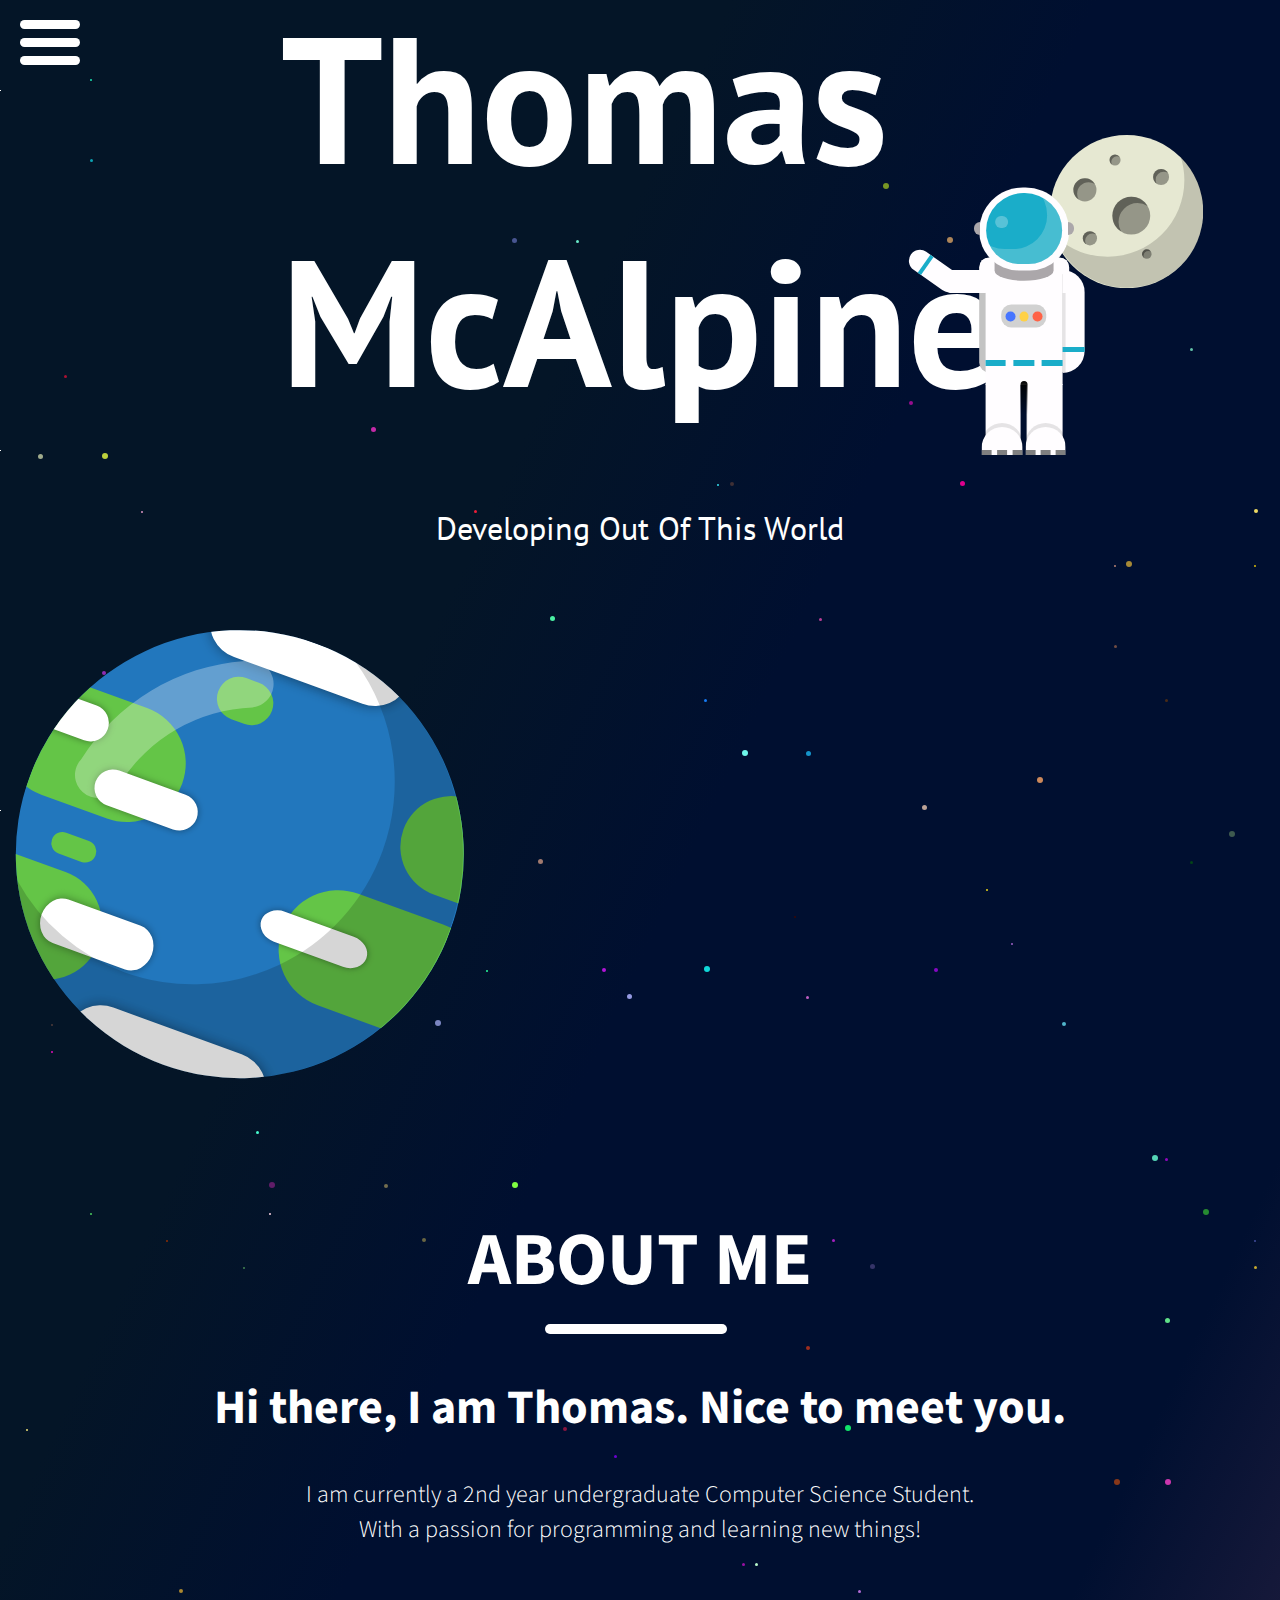
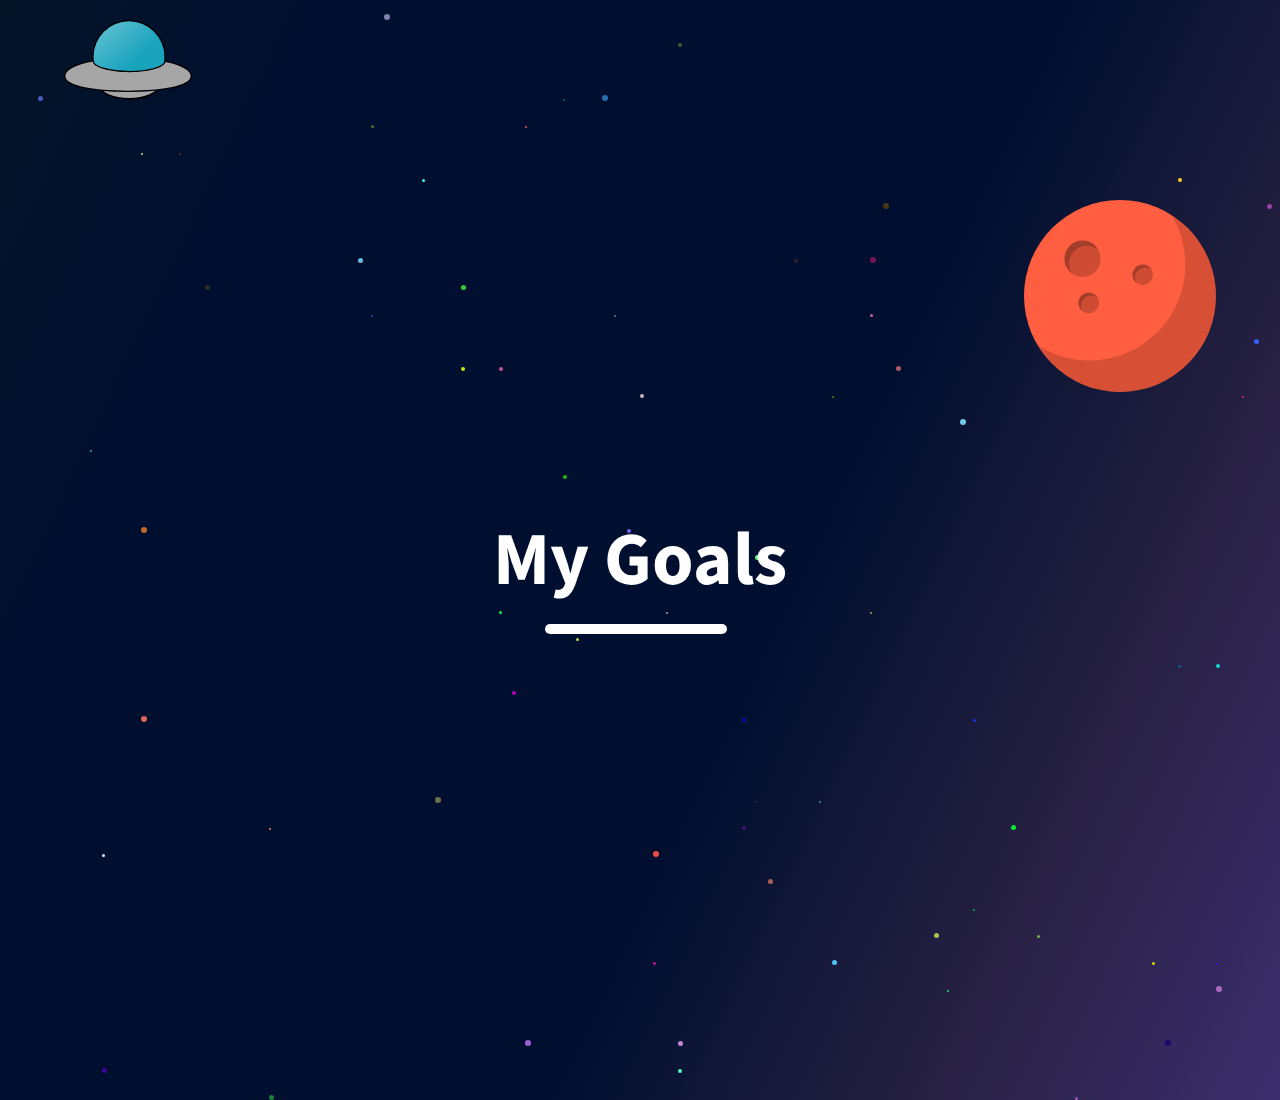
<file: index.html>
<!DOCTYPE html>
<html lang="en">

<head>

    <script src="https://ajax.googleapis.com/ajax/libs/jquery/3.3.1/jquery.min.js"></script>
    <!-- <script src="https://ajax.googleapis.com/ajax/libs/jquery/3.3.1/jquery.min.js"></script> -->
    <!-- <script src="https://cdnjs.cloudflare.com/ajax/libs/gsap/2.0.2/TweenMax.min.js"></script> -->
    <meta charset="UTF-8">
    <meta name="viewport" content="width=device-width, initial-scale=1.0">
    <meta http-equiv="X-UA-Compatible" content="ie=edge">
    <link rel="stylesheet" href="styles/space.css">
    <link rel="stylesheet" href="styles/about-screen.css">
    <link rel="stylesheet" href="styles/options.css">
    <link rel="stylesheet" href="styles/planets.css">
    <link rel="stylesheet" href="styles/astronaut.css">
    <link rel="stylesheet" href="styles/grid.css">
    <link rel="stylesheet" href="styles/title-screen.css">
    <link rel="stylesheet" href="styles/hamburger.css">
    <link rel="stylesheet" href="styles/goals-screen.css">
    <title>Thomas McAlpine</title>
    <link rel="shortcut icon" href="SVG/logo.png" />
</head>

<body>
    <div id="main-background">
        <div id="space">
            <!--this is where star divs are created-->
        </div>
    </div>

    <div id="hamburger">
        <div id="nav-icon2">
            <span></span>
            <span></span>
            <span></span>
            <span></span>
            <span></span>
            <span></span>
        </div>
        <div class="options-list">
            <div class="option" id="option-one">
                <a href="#main">Home</a>
            </div>
            <div class="option" id="option-two">
                <a href="#about">About Me</a>
            </div>
            <div class="option" id="option-three">
                <a href="#goals">My Goals</a>
            </div>
            <div class="option" id="option-four">
                <a href="#contact">Contact Me</a>
            </div>
        </div>
    </div>
    <div id="main">

        <div class="landing-text center">
            <div class="name-heading">
                <h1>
                    <span class="first-name">Thomas</span>
                    <br>
                    <span class="last-name">McAlpine</span>
                </h1>
            </div>
            <div class="sologan">
                Developing Out Of This World
            </div>
        </div>

        <!-- Astronaut -->
        <div class="astronaut one">
            <div class="head">
                <div class="antena-right"></div>
                <div class="antena-left"></div>
                <div class="visor">
                    <div class="glare"></div>
                </div>
            </div>
            <div class="neck"></div>
            <div class="body">
                <div class="left-arm">
                    <div class="left-arm-one"></div>
                    <div class="left-arm-two">
                        <div class="hoop"></div>
                    </div>
                </div>
                <div class="right-arm">
                    <div class="shadow"></div>
                    <div class="hoop"></div>
                </div>
                <div class="panel">
                    <div class="dot dot1"></div>
                    <div class="dot dot2"></div>
                    <div class="dot dot3"></div>
                </div>
                <div class="belt">
                    <div class="loop1"></div>
                    <div class="loop2"></div>
                    <div class="loop3"></div>
                </div>
            </div>
            <div class="backpack"></div>
            <div class="legs">
                <div class="thigh-gap"></div>
                <div class="left-leg">
                    <div class="left-boot"></div>
                </div>
                <div class="right-leg">
                    <div class="right-boot"></div>
                </div>
            </div>
        </div>
        <!-- Mars -->
        <!-- class="svg-mars" viewBox="0 0 315 315" -->
        <div class="svg-mars">
            <svg class="svg-image" xmlns="http://www.w3.org/2000/svg" width="182.56769mm" height="182.54509mm" viewBox="0 0 182.56769 182.54509">
                <g transform="translate(-10.852905 .3602829)">
                    <circle cx="102.12545" cy="90.912262" r="91.272545" fill="#ff5f40" />
                    <g fill-opacity=".19607843">
                        <ellipse ry="17.386906" rx="17.197918" cy="55.473213" cx="66.523804" />
                        <path d="M66.41655 38.068218a17.197918 17.386905 0 0 0-17.197916 17.387051 17.197918 17.386905 0 0 0 6.927744 13.920081 17.197918 17.386905 0 0 1-2.451013-8.909018 17.197918 17.386905 0 0 1 17.197917-17.386535 17.197918 17.386905 0 0 1 10.270172 3.466973 17.197918 17.386905 0 0 0-14.746904-8.478552z" />
                    </g>
                    <g transform="matrix(.56728 0 0 .56728 85.985285 39.285343)" fill-opacity=".19607843">
                        <ellipse ry="17.386906" rx="17.197918" cy="55.473213" cx="66.523804" />
                        <path d="M66.41655 38.068218a17.197918 17.386905 0 0 0-17.197916 17.387051 17.197918 17.386905 0 0 0 6.927744 13.920081 17.197918 17.386905 0 0 1-2.451013-8.909018 17.197918 17.386905 0 0 1 17.197917-17.386535 17.197918 17.386905 0 0 1 10.270172 3.466973 17.197918 17.386905 0 0 0-14.746904-8.478552z" />
                    </g>
                    <g transform="translate(34.310927 65.722566) scale(.57276)" fill-opacity=".19607843">
                        <ellipse ry="17.386906" rx="17.197918" cy="55.473213" cx="66.523804" />
                        <path d="M66.41655 38.068218a17.197918 17.386905 0 0 0-17.197916 17.387051 17.197918 17.386905 0 0 0 6.927744 13.920081 17.197918 17.386905 0 0 1-2.451013-8.909018 17.197918 17.386905 0 0 1 17.197917-17.386535 17.197918 17.386905 0 0 1 10.270172 3.466973 17.197918 17.386905 0 0 0-14.746904-8.478552z" />
                    </g>
                    <path d="M151.16685 13.939935a91.272544 91.272544 0 0 1 13.14959 47.01418 91.272544 91.272544 0 0 1-91.272469 91.272465 91.272544 91.272544 0 0 1-49.018712-14.3986 91.272544 91.272544 0 0 0 78.122881 44.25879 91.272544 91.272544 0 0 0 91.27246-91.272971 91.272544 91.272544 0 0 0-42.25375-76.873864z"
                        fill-opacity=".15686275" />
                </g>
            </svg>
        </div>

        <!-- Moon -->
        <div class="moon">
            <svg class="svg-image" xmlns="http://www.w3.org/2000/svg" width="117.86253mm" height="117.59859mm" viewBox="0 0 117.86253 117.59859">
                <g transform="translate(-39.021343 -21.445118)">
                    <circle cx="97.820641" cy="80.244415" r="58.799297" fill="#e6e8d2" />
                    <g transform="translate(-7.6057873 5.3857572) scale(.86225)" fill-opacity=".35294118">
                        <circle r="10.289876" cy="67.415482" cx="85.125336" />
                        <path d="M85.156574 57.125708a10.289876 10.289876 0 0 0-10.290326 10.289813 10.289876 10.289876 0 0 0 4.760431 8.664585 10.289876 10.289876 0 0 1-1.41955-5.190379 10.289876 10.289876 0 0 1 10.290328-10.289812 10.289876 10.289876 0 0 1 5.529376 1.625224 10.289876 10.289876 0 0 0-8.870259-5.099431z" />
                    </g>
                    <g transform="matrix(1.41324 0 0 1.41324 -18.910777 -11.925584)" fill-opacity=".35294118">
                        <circle r="10.289876" cy="67.415482" cx="85.125336" />
                        <path d="M85.156574 57.125708a10.289876 10.289876 0 0 0-10.290326 10.289813 10.289876 10.289876 0 0 0 4.760431 8.664585 10.289876 10.289876 0 0 1-1.41955-5.190379 10.289876 10.289876 0 0 1 10.290328-10.289812 10.289876 10.289876 0 0 1 5.529376 1.625224 10.289876 10.289876 0 0 0-8.870259-5.099431z" />
                    </g>
                    <g transform="matrix(.53166 0 0 .53166 24.384676 64.893984)" fill-opacity=".35294118">
                        <circle r="10.289876" cy="67.415482" cx="85.125336" />
                        <path d="M85.156574 57.125708a10.289876 10.289876 0 0 0-10.290326 10.289813 10.289876 10.289876 0 0 0 4.760431 8.664585 10.289876 10.289876 0 0 1-1.41955-5.190379 10.289876 10.289876 0 0 1 10.290328-10.289812 10.289876 10.289876 0 0 1 5.529376 1.625224 10.289876 10.289876 0 0 0-8.870259-5.099431z" />
                    </g>
                    <g transform="matrix(.41227 0 0 .41227 53.823866 12.843942)" fill-opacity=".35294118">
                        <circle r="10.289876" cy="67.415482" cx="85.125336" />
                        <path d="M85.156574 57.125708a10.289876 10.289876 0 0 0-10.290326 10.289813 10.289876 10.289876 0 0 0 4.760431 8.664585 10.289876 10.289876 0 0 1-1.41955-5.190379 10.289876 10.289876 0 0 1 10.290328-10.289812 10.289876 10.289876 0 0 1 5.529376 1.625224 10.289876 10.289876 0 0 0-8.870259-5.099431z" />
                    </g>
                    <g transform="matrix(.59594 0 0 .59594 73.53017 13.502317)" fill-opacity=".35294118">
                        <circle r="10.289876" cy="67.415482" cx="85.125336" />
                        <path d="M85.156574 57.125708a10.289876 10.289876 0 0 0-10.290326 10.289813 10.289876 10.289876 0 0 0 4.760431 8.664585 10.289876 10.289876 0 0 1-1.41955-5.190379 10.289876 10.289876 0 0 1 10.290328-10.289812 10.289876 10.289876 0 0 1 5.529376 1.625224 10.289876 10.289876 0 0 0-8.870259-5.099431z" />
                    </g>
                    <g transform="matrix(.35718 0 0 .35718 82.893671 88.751937)" fill-opacity=".35294118">
                        <circle r="10.289876" cy="67.415482" cx="85.125336" />
                        <path d="M85.156574 57.125708a10.289876 10.289876 0 0 0-10.290326 10.289813 10.289876 10.289876 0 0 0 4.760431 8.664585 10.289876 10.289876 0 0 1-1.41955-5.190379 10.289876 10.289876 0 0 1 10.290328-10.289812 10.289876 10.289876 0 0 1 5.529376 1.625224 10.289876 10.289876 0 0 0-8.870259-5.099431z" />
                    </g>
                    <path d="M139.19607 37.891744a58.799295 58.799295 0 0 1 2.94711 18.148246 58.799295 58.799295 0 0 1-58.799506 58.79951 58.799295 58.799295 0 0 1-41.111185-16.837731A58.799295 58.799295 0 0 0 98.084892 138.652a58.799295 58.799295 0 0 0 58.798988-58.79951 58.799295 58.799295 0 0 0-17.68781-41.960746z"
                        fill-opacity=".15686275" />
                </g>
            </svg>
        </div>
        <!-- earth -->
        <div class="svg-earth">
            <svg class="svg-image" xmlns="http://www.w3.org/2000/svg" width="141.1741mm" height="141.38815mm" viewBox="0 0 141.1741 141.38815">
                <defs>
                    <clipPath id="a">
                        <circle r="70.587051" cy="70.214287" cx="71.4375" fill="#2277bd" fill-opacity=".19607843"
                            stroke-width=".65881246" />
                    </clipPath>
                    <filter id="b" color-interpolation-filters="sRGB">
                        <feGaussianBlur stdDeviation="2 2" result="blur" />
                    </filter>
                    <filter id="c" color-interpolation-filters="sRGB">
                        <feGaussianBlur stdDeviation="2 2" result="blur" />
                    </filter>
                    <filter id="d" x="-.08063263" width="1.1612653" y="-.23448093" height="1.4689619"
                        color-interpolation-filters="sRGB">
                        <feGaussianBlur stdDeviation="1.1386696" />
                    </filter>
                    <filter id="e" x="-.08063263" width="1.1612653" y="-.23448093" height="1.468962"
                        color-interpolation-filters="sRGB">
                        <feGaussianBlur stdDeviation="1.1386696" />
                    </filter>
                    <filter id="f" x="-.08063263" width="1.1612653" y="-.23448093" height="1.468962"
                        color-interpolation-filters="sRGB">
                        <feGaussianBlur stdDeviation="1.1386696" />
                    </filter>
                    <filter id="g" x="-.08063263" width="1.1612653" y="-.23448093" height="1.468962"
                        color-interpolation-filters="sRGB">
                        <feGaussianBlur stdDeviation="1.1386696" />
                    </filter>
                    <filter id="h" x="-.08063263" width="1.1612653" y="-.23448093" height="1.468962"
                        color-interpolation-filters="sRGB">
                        <feGaussianBlur stdDeviation="1.1386696" />
                    </filter>
                    <filter id="i" x="-.08063263" width="1.1612653" y="-.23448093" height="1.468962"
                        color-interpolation-filters="sRGB">
                        <feGaussianBlur stdDeviation="1.1386696" />
                    </filter>
                </defs>
                <g transform="translate(-.8504484 .37276459)" clip-path="url(#a)">
                    <ellipse ry="83.43824" rx="84.194199" cy="69.390701" cx="71.457657" fill="#2277bd" />
                    <rect ry="18.520832" y="36.952377" x="-12.28423" height="37.041664" width="59.048901" fill="#64c547" />
                    <rect ry="15.969494" y="29.298363" x="117.22481" height="31.938988" width="51.678371" fill="#64c547" />
                    <rect ry="18.709822" y="69.17485" x="92.089394" height="37.419643" width="65.852478" fill="#64c547" />
                    <rect ry="6.8980656" y="17.392115" x="47.48819" height="13.796131" width="18.038492" fill="#64c547" />
                    <rect ry="3.4962795" y="82.593018" x="14.226293" height="6.992559" width="14.636704" fill="#64c547" />
                    <rect ry="17.4814" y="94.31028" x="-21.114483" height="34.962799" width="60.371826" fill="#64c547" />
                    <rect width="51.945641" height="32.104168" x="51.701283" y="35.452381" ry="16.052084" fill-opacity=".12156863"
                        filter="url(#b)" transform="matrix(.9776 0 0 .8104 1.4805062 -42.269273)" />
                    <rect width="51.945641" height="32.104168" x="51.701283" y="35.452381" ry="16.052084" fill-opacity=".12156863"
                        filter="url(#c)" transform="matrix(1.24163 0 0 1.13647 -15.445829 91.717676)" />
                    <g transform="translate(-23.931749 -28.111741)">
                        <rect ry="5.8273544" y="86.562531" x="44.847534" height="11.654709" width="33.892075"
                            fill-opacity=".39215686" filter="url(#d)" />
                        <rect width="33.892078" height="11.654709" x="21.507502" y="60.48217" ry="5.8273544" fill="#fff"
                            transform="translate(23.340027 26.08036)" />
                    </g>
                    <g transform="translate(-59.874045 -44.918832)">
                        <rect ry="5.8273544" y="86.562531" x="44.847534" height="11.654709" width="33.892075"
                            fill-opacity=".39215686" filter="url(#e)" />
                        <rect width="33.892078" height="11.654709" x="21.507502" y="60.48217" ry="5.8273544" fill="#fff"
                            transform="translate(23.340027 26.08036)" />
                    </g>
                    <g transform="matrix(1.091 0 0 1.25314 -29.682695 -6.366891)">
                        <rect ry="5.8273544" y="86.562531" x="44.847534" height="11.654709" width="33.892075"
                            fill-opacity=".39215686" filter="url(#f)" />
                        <rect width="33.892078" height="11.654709" x="21.507502" y="60.48217" ry="5.8273544" fill="#fff"
                            transform="translate(23.340027 26.08036)" />
                    </g>
                    <g transform="matrix(1.93513 0 0 1.85095 -49.565267 -169.31709)">
                        <rect ry="5.8273544" y="86.562531" x="44.847534" height="11.654709" width="33.892075"
                            fill-opacity=".39215686" filter="url(#g)" />
                        <rect width="33.892078" height="11.654709" x="21.507502" y="60.48217" ry="5.8273544" fill="#fff"
                            transform="translate(23.340027 26.08036)" />
                    </g>
                    <g transform="matrix(1.93513 0 0 1.85095 -47.52851 -30.950122)">
                        <rect ry="5.8273544" y="86.562531" x="44.847534" height="11.654709" width="33.892075"
                            fill-opacity=".39215686" filter="url(#h)" />
                        <rect width="33.892078" height="11.654709" x="21.507502" y="60.48217" ry="5.8273544" fill="#fff"
                            transform="translate(23.340027 26.08036)" />
                    </g>
                    <g transform="matrix(1.03934 0 0 .86461 38.32205 7.5466167)">
                        <rect ry="5.8273544" y="86.562531" x="44.847534" height="11.654709" width="33.892075"
                            fill-opacity=".39215686" filter="url(#i)" />
                        <rect width="33.892078" height="11.654709" x="21.507502" y="60.48217" ry="5.8273544" fill="#fff"
                            transform="translate(23.340027 26.08036)" />
                    </g>
                </g>
                <path d="M84.0596236 1.19295259a63.424319 63.69761 0 0 1 28.46086 53.094691 63.424319 63.69761 0 0 1-63.424037 63.697321 63.424319 63.69761 0 0 1-41.694665-15.76022 70.471473 70.775129 0 0 0 63.023739 39.16341 70.471473 70.775129 0 0 0 70.471543-70.775197 70.471473 70.775129 0 0 0-56.83744-69.420005z"
                    fill-opacity=".16078431" />
                <path d="M53.3372326 11.83285759a66.841693 66.841693 0 0 0-.143969.06779 7.4633964 7.3918049 77.510972 0 0-2.019808.950542 66.841693 66.841693 0 0 0-37.802397 46.826243 7.2466844 7.3186208 77.510972 0 0-.544673 2.429056 66.841693 66.841693 0 0 0-.01037.05871l.0088.000426a7.2466844 7.3186208 77.510972 0 0 .154928 1.844437 7.2466844 7.3186208 77.510972 0 0 8.712195 5.492446 7.2466844 7.3186208 77.510972 0 0 5.731011-6.750088 51.988621 51.988621 0 0 1 31.11654-36.944241l-.01263-.03366a7.4633964 7.3918049 77.510972 0 0 3.987103-8.312668 7.4633964 7.3918049 77.510972 0 0-8.830817-5.688408 7.4633964 7.3918049 77.510972 0 0-.335642.08744z"
                    fill="#fff" fill-opacity=".29411765" />
            </svg>
        </div>


        <!-- Shooting stars -->
        <div>
            <div class="p" id="p-1"></div>
            <div class="p" id="p-2"></div>
            <div class="p" id="p-3"></div>
        </div>

        <div class="ufo">
            <svg class="svg-image" xmlns:dc="http://purl.org/dc/elements/1.1/" xmlns:cc="http://creativecommons.org/ns#"
                xmlns:rdf="http://www.w3.org/1999/02/22-rdf-syntax-ns#" xmlns:svg="http://www.w3.org/2000/svg" xmlns="http://www.w3.org/2000/svg"
                xmlns:xlink="http://www.w3.org/1999/xlink" xmlns:sodipodi="http://sodipodi.sourceforge.net/DTD/sodipodi-0.dtd"
                xmlns:inkscape="http://www.inkscape.org/namespaces/inkscape" width="97.415367mm" height="140.3031mm"
                viewBox="0 0 97.415367 140.3031" version="1.1" id="svg8" inkscape:version="0.92.3 (2405546, 2018-03-11)"
                sodipodi:docname="ufo.svg">
                <defs id="defs2">
                    <linearGradient inkscape:collect="always" id="linearGradient972">
                        <stop style="stop-color:#03ff76;stop-opacity:1" offset="0" id="stop968" />
                        <stop style="stop-color:#ffff4d;stop-opacity:0;" offset="1" id="stop970" />
                    </linearGradient>
                    <linearGradient inkscape:collect="always" id="linearGradient955">
                        <stop style="stop-color:#19a3bd;stop-opacity:1" offset="0" id="stop951" />
                        <stop style="stop-color:#ffffff;stop-opacity:1" offset="1" id="stop953" />
                    </linearGradient>
                    <linearGradient inkscape:collect="always" xlink:href="#linearGradient955" id="linearGradient957" x1="106.31821"
                        y1="114.9723" x2="24.567709" y2="20.091629" gradientUnits="userSpaceOnUse" />
                    <linearGradient inkscape:collect="always" xlink:href="#linearGradient972" id="linearGradient974" x1="112.53677"
                        y1="134.03117" x2="113.99332" y2="194.10617" gradientUnits="userSpaceOnUse" gradientTransform="translate(0,-1.5875)" />
                </defs>
                <g inkscape:label="Layer 1" inkscape:groupmode="layer" id="layer1" transform="translate(-63.411845,-73.898785)">
                    <path style="opacity:1;fill:url(#linearGradient974);fill-opacity:1;stroke:none;stroke-width:2;stroke-linecap:butt;stroke-linejoin:round;stroke-miterlimit:5.69999981;stroke-dasharray:none;stroke-dashoffset:0;stroke-opacity:1;paint-order:stroke fill markers"
                        d="m 104.98444,122.73221 15.50164,0.82081 34.12991,89.45958 -85.195086,1.18928 z" id="ufo-laser"
                        inkscape:connector-curvature="0" sodipodi:nodetypes="ccccc" />
                    <ellipse style="opacity:1;fill:#a6a6a6;fill-opacity:1;stroke:#000000;stroke-width:2.1951158;stroke-linecap:butt;stroke-linejoin:round;stroke-miterlimit:5.69999981;stroke-dasharray:none;stroke-dashoffset:0;stroke-opacity:1;paint-order:stroke fill markers"
                        id="path961" cx="112.92137" cy="123.67571" rx="21.952177" ry="9.6476946" />
                    <path style="opacity:1;fill:url(#linearGradient957);fill-opacity:1;stroke:#000000;stroke-width:1.92315006;stroke-linecap:butt;stroke-linejoin:round;stroke-miterlimit:5.69999981;stroke-dasharray:none;stroke-dashoffset:0;stroke-opacity:1;paint-order:stroke fill markers"
                        d="m 112.88329,74.86036 a 26.984968,26.984968 0 0 0 -26.985063,26.98507 26.984968,26.984968 0 0 0 2.863678,12.07932 h 48.217435 a 26.984968,26.984968 0 0 0 2.88903,-12.07932 26.984968,26.984968 0 0 0 -26.98508,-26.98507 z"
                        id="path862" inkscape:connector-curvature="0" />
                    <path style="opacity:1;fill:#a6a6a6;fill-opacity:1;stroke:#000000;stroke-width:2;stroke-linecap:butt;stroke-linejoin:round;stroke-miterlimit:5.69999981;stroke-dasharray:none;stroke-dashoffset:0;stroke-opacity:1;paint-order:stroke fill markers"
                        d="m 85.281887,105.56051 c -13.039082,2.48513 -20.851036,6.61472 -20.870042,11.0324 -1.06e-4,7.38047 21.359395,11.09568 47.707685,11.09567 26.34829,1e-5 47.70779,-3.7152 47.70768,-11.09567 -0.0235,-4.19723 -7.08546,-8.14752 -19.06963,-10.66704 -0.98446,4.34586 -13.08986,7.72244 -27.70271,7.72717 -15.093244,-0.003 -27.421719,-3.5948 -27.772983,-8.09253 z"
                        id="path856" inkscape:connector-curvature="0" sodipodi:nodetypes="ccscccc" />
                </g>
            </svg>
        </div>

        <div id="scroll-section">
            <div id="scroll"></div>
            <div id="scroll-text">Scroll</div>
        </div>
    </div>

    <!-- ABOUT ME SCREEN -->
    <div class="about-me-page" id="about">
        <div class="about-me">
            <div class="screen-content">
                <h1 class="screen-heading">ABOUT ME</h1>
                <h1 id="intro-statement">Hi there, I am Thomas. Nice to meet you.</h1>
                <br>
                I am currently a 2nd year undergraduate Computer Science Student.<br>
                With a passion for programming and learning new things!<br>
            </div>
        </div>
    </div>

    <!-- GOALS SCREEN -->
    <div class="container-goals" id="goals">
        <div class="goals-content">
            <div class="screen-content ">
                <h1 class="screen-heading">
                    My Goals
                </h1>
            </div>
        </div>
    </div>


    <script src="js/space.js"></script>
    <script src="js/hamburger.js"></script>
</body>

</html>
</file>
<file: styles/space.css>
/* Google Fonts */
@import url('https://fonts.googleapis.com/css?family=PT+Sans');


.main-contianer{
  position: absolute;
  top: 50%;
  left: 50%;
  transform: translate(-50%,-50%);
  height: 100%;
  width: 100%;
  max-width: 1920px;
}

html, body {
    background-color: black;
    margin: 0; 
    font-weight: 300;
    font-size: 100%;
    font-family: 'PT Sans', sans-serif;
    max-width: 100%;
    overflow-x: hidden;
}
.center{
  position: absolute;
  left: 50%;
  top: 50%;
  transform: translate(-50%, -50%); 
}
#main-background{
  position: absolute;
  width: 100%;
  height: 300%;
  background-image: linear-gradient(
    to top left,  
  rgb(59, 46, 109), rgb(38, 32, 65), rgb(0, 15, 48), rgb(0, 15, 48), rgb(0, 15, 48),  #041527 ,  #041527,  #041527
  );
  z-index: -5;
}

#main{
  position: absolute;
  top: 50%;
  left: 50%;
  transform: translate(-50%,-50%);
  height: 100%;
  width: 100%;
  max-width: 1920px;
}


/*Space style*/
#space{
    position: absolute;
    margin: 0;
    padding: 0;
    height: 100%;
    width: inherit;
  z-index: -5;

}

/*pulsating stars*/
.pulse {
    position: absolute;
    margin:0;
    display: block;
    width: 3px;
    height: 3px;
    border-radius: 50%;
    background: #cca92c;
    /* cursor: pointer; */
    box-shadow: 0 0 0 rgba(204,169,44, 0.4);
    animation: pulse 2s infinite;
    /*animation for width*/
    -webkit-transition: width 4s, height 4s; /* For Safari 3.1 to 6.0 */
    transition: width 4s, height 4s;
}
  
.pulse:hover {
    animation: none;
}
  
@-webkit-keyframes pulse {
    0% {
      -webkit-box-shadow: 0 0 0 0 rgba(226, 226, 226, 0.4);
    }
    70% {
        -webkit-box-shadow: 0 0 0 10px rgba(226, 226, 226, 0);
    }
    100% {
        -webkit-box-shadow: 0 0 0 0 rgba(226, 226, 226, 0);
    }
}
@keyframes pulse {
    0% {
      -moz-box-shadow: 0 0 0 0 rgba(226, 226, 226, 0.4);
      box-shadow: 0 0 0 0 rgba(226, 226, 226, 0.4);
    }
    70% {
        -moz-box-shadow: 0 0 0 10px rgba(226, 226, 226, 0);
        box-shadow: 0 0 0 10px rgba(226, 226, 226, 0);
    }
    100% {
        -moz-box-shadow: 0 0 0 0 rgba(226, 226, 226, 0);
        box-shadow: 0 0 0 0 rgba(226, 226, 226, 0);
    }
}

/*shooting star animation*/
@keyframes particleAnimation
{
    from {
        left: -100px;
    }
    to {
        left: calc( 100% + 100px );
    }
}

body{
  background:black;
}

.p{
  position: absolute;;
  left:0px;
  top:50px;
  width:1px;
  height:1px;
  background-color:white;
  position:absolute;
  animation-name: particleAnimation;
  animation-timing-function: linear;
  animation-iteration-count: infinite;
  z-index: -2;

}
.p::before{
  position:absolute;
  display:block;
  content:"";
  width:100px;
  right:1px;
  top:0px;
  height:1px;
  background: linear-gradient(to right, rgba(0,0,0,0) 0%,rgba(255,255,255,0.4) 100%); 
  z-index: -2;
}
#p-1{
  animation-duration:10s;
  top: 10%;
  z-index: -2;
}
#p-2{
  animation-duration:5s;
  top:50%;
  z-index: -2;
}
#p-3{
  animation-duration:20s;
  top:90%;
  z-index: -2;
}

/* SCROLL STYLING */
#scroll-section{
  visibility: hidden;
  position: absolute;
  bottom: 2%;
  left: 50%;
  color: #fff;
}

#scroll-text{
  margin-left: -25px;
  margin-top: 35px;
  font : normal 400 20px/1 'Josefin Sans', sans-serif;
}

#scroll {
  width: 24px;
  height: 24px;
  margin-left: -12px;
  border-left: 1px solid #fff;
  border-bottom: 1px solid #fff;
  -webkit-transform: rotate(-45deg);
  transform: rotate(-45deg);
  -webkit-animation: sdb05 1.5s infinite;
  animation: sdb05 1.5s infinite;
  box-sizing: border-box;
}
@-webkit-keyframes sdb05 {
  0% {
    -webkit-transform: rotate(-45deg) translate(0, 0);
    opacity: 0;
  }
  50% {
    opacity: 1;
  }
  100% {
    -webkit-transform: rotate(-45deg) translate(-20px, 20px);
    opacity: 0;
  }
}
@keyframes sdb05 {
  0% {
    transform: rotate(-45deg) translate(0, 0);
    opacity: 0;
  }
  50% {
    opacity: 1;
  }
  100% {
    transform: rotate(-45deg) translate(-20px, 20px);
    opacity: 0;
  }
}
</file>
<file: styles/about-screen.css>
@import url('https://fonts.googleapis.com/css?family=Source+Sans+Pro');
.about-me-page{
    position: absolute;
    top: 100%;
    height: 100%;
    width: 100%;
    /* background-color: rgb(0, 6, 37); */
    z-index: 1;
}
.about-me{
    position: absolute;
    width: 100%;
    height: 50%;
    top:50%;
    transform: translate(0,-50%);
    background-color: none;
    font-family: 'Source Sans Pro', sans-serif;
    /* background-color: #8C43FF; */
}
.screen-content{
    position: absolute;
    margin: 0;
    top: 7%;
    width: 70%;
    left: 50%;
    transform: translate(-50%, 0);
    max-width: 1000px;
    height: auto;
    border-radius: 150px;
    /* background-color: var(--moon-color); */
    text-align: center;
    color: rgb(255, 255, 255);
    font-size: 150%;
    padding: 30px 70px 30px 70px ;
    /* overflow: hidden; */
}

/* Heading for Who am I? */
.screen-heading{
    color: rgb(255, 255, 255);
    font-size: 75px;
    text-align: center;
    margin: 35px;
    margin-top: 20px;
    margin-bottom: 50px;
}
.screen-heading:after {
    background: none repeat scroll 0 0 rgb(255, 255, 255);
    bottom: -10px;
    content: "";
    border-radius: 800px;
    display: block;
    height: 10px;
    position: relative;
    left: 38.5%;
    width: 22%;
}
.about-text{
    /* visibility: hidden; */
}

#intro-statement{
    margin: 0;

}
.what-i-do{
    position: absolute;
    top: 50%;
    width: 100%;
    height: 50%;
    background-color: none;
}
</file>
<file: styles/options.css>
/* Heading Style */
.welcome{
    color: white;
    font : normal 400 3em 'Montserrat', sans-serif;
}

#welcome-heading{
    margin: auto;
    text-align: center;
    background-color: black;
    background-image: linear-gradient(to bottom left, #EC9F05, #FF4E00);
    border-radius: 50%;
    width: 400px;
    height: 400px;
}

#temp-name{
    position: absolute;
    margin: auto;
    display: block;
}

/* Temp stuff */
</file>
<file: styles/planets.css>
:root {
  --earth-water-color: rgb(34, 119, 189);
  --earth-land-color: rgb(100, 197, 71);
  --earth-cloud-color: #FFF;
  --moon-color: #e6e8d2;
}
.svg-image{
  height: 100%;
  width: 100%;
}

.svg-mars{
  position: absolute;
  top: 200%;
  right: 5%;
  width: 15%;
  z-index: -1;  
}

.svg-earth{
  width: 35%;
  left: 15px;
  top: 70%;
  position: absolute;
  z-index: -1;  
  transform: rotate(20deg); 
}

.moon{
  position: absolute;
  top: 15%;
  left: 82%;
  width: 12%;
  z-index: -1; 
}

@keyframes moveAround {
  0% { 
    transform: rotate(-5deg) translate(0px);
    left: 5%;

  }
  5%{
    left: 10%;
  }
  6%{
    left: 4%;
  }
  12%{
    left: 4%;
  }
  13%{
    width: 10%;
  }
  15%{
    left: 10%;
    width: 0;
  }
  20%{
    width: 0;
    left: 10%;
  }
  21%{
    width: 0;
    left: 85%;
  }
  24%{
    /* width: 5%; */
    width: 10%;
  }
  35%{
    width: 10%;
  }
  50% { 
    transform: rotate(5deg) translate(0px);
    left: 83%;
    top: 198%;
    width: 5%;
  }
  55%{

  }
  55%{
    top: 200%;
    width: 2%;
  }
  /* 65%{
    top: 170%;
  } */
  62%{
    top: 202%;
    width: 2%;
  }
  79%{
    top: 202%;
    width: 2%;
  }
  80%{
    top: 190%;
    width: 10%;
    left: 83%;

  }
  85%{
    width: 0%;
    left: 85%;
  }
  86%{
    width: 0%;
    left: 10%;
  }
  90%{
    width: 10%;
  }
  100% { 
      transform: rotate(-5deg) translate(0px);
      left: 5%
  }
}

.ufo{
  position: absolute;
  width: 10%;
  top: 180%;
  left: 5%;
  animation: moveAround 25s ease-in-out infinite;
  z-index: 0;
}
@keyframes laser{
  0%{
    visibility: hidden;
  }
  
  1% { 
      visibility: visible;  
  }
  8%{
    visibility: hidden;
  }
}
#ufo-laser{
  visibility: hidden;
  animation: laser  25s ease-in-out infinite;
}

@media screen and (max-width: 1760px) and (max-height: 1000px) {
  
}
</file>
<file: styles/astronaut.css>
/* Astronaut */
.astronaut{
    position: absolute;
    transform: translate(-50%, -50%);
    /* width: 40vh; */
    width: 20%;
    /* padding-top: 100%; */

    /* background-color: rgba(256, 256, 246, 0.4); */
}

.astronaut:before{
	content: "";
	display: block;
	padding-top: 100%; 	/* initial ratio of 1:1*/
}

@keyframes floating {
    0% { 
        transform: rotate(-5deg) translate(0px);
    }
    50% { 
        transform: rotate(5deg) translate(0px);
    }
    100% { 
        transform: rotate(-5deg) translate(0px);
    }
}

.one{
    left: 80%;
    top: 35%;
    z-index: 1;
    animation: floating 7s ease-in-out infinite;

}

    .astronaut .head{
        position: absolute;
        left: 50%;
        top: 16.25%;
        transform: translate(-50%, -50%);
        width: 35%;
        height: 32.5%;
        background-color: #FFFDFF;
        z-index: 2;
        border-radius: 100px 100px 90px 90px;    
        /* Change this to scale */
    }

        .astronaut .head .antena-left{
            position: absolute;
            width: 7.142%;
            height: 15.364%;
            left: -2.307%;
            top: 50%;
            transform: translate(-50%,-50%);
            background-color: #ABA7AA;
            /* Change this to scale */
            border-radius: 60px 0px 0px 60px;
        }

        .astronaut .head .antena-right{
            position: absolute;
            width: 7.142%;
            height: 15.38%;
            right: -9.285%;
            top: 50%;
            transform: translate(-50%,-50%);
            background-color: #ABA7AA;
            /* Change this to scale */
            border-radius: 0px 60px 60px 0px;
        }

        .astronaut .head .visor {
            position: absolute;
            top: 50%;
            left: 50%;
            transform: translate(-50%, -50%);
            height: 85%;
            width: 85%;
            background-color: #1AADC9;
            z-index: 2;
            /* Change this to scale */
            box-shadow: inset -15px -15px 0px 0px rgba(256,256,246, 0.2);
            border-radius: 100px 100px 90px 90px;
        }
            .astronaut .head .visor .glare{
                position: absolute;
                top: 31.67%;
                left: 12.6%;
                width: 16%;
                height: 18%;
                border-radius: 100%;
                background-color: rgba(255, 251, 251, 0.274);
            }

    .astronaut .neck{
        position: absolute;
        left: 50%;
        top: 32.5%;
        transform: translate(-50%, -50%);
        width: 23%;
        height: 8%;
        background-color: #ABA7AA;
        z-index: 1;
        border-radius: 0 0 100% 100%;
    }

    .astronaut .body{
        position: absolute;
        top: 32.5%;
        left: 50%;
        transform: translate(-50%, 0);
        width: 30%;
        height: 45%;
        background-color: #FFFDFF;
    }

        .astronaut .body .left-arm{
            animation: wavingArm 2s ease-in-out infinite;
            transform-origin: right center;
            position: absolute;
            width: 104%;
            height: 55.5%;
            left: -104.1%;
            top: -18.8%;
        }

            .astronaut .body .left-arm .left-arm-one{
                background-color: #FFFDFF;
                width: 68%;
                height: 35%;
                position: absolute;
                left: 44%;
                top: 34%;
                /* change this to scale */
                border-radius: 40px;
            }

            .astronaut .body .left-arm .left-arm-two{
               
                background-color: #FFFDFF;
                width: 72%;
                height: 35%;
                position: absolute;
                top: 18%;
                transform: rotate(35deg);
                /* change this to scale */
                border-radius: 40px;
            }
            @keyframes wavingArm {
                0% { 
                    transform: rotate(5deg) translate(0px);
                }
                50% { 
                    transform: rotate(30deg) translate(0px);
                }
                100% { 
                    transform: rotate(5deg) translate(0px);
                }
            }
                .astronaut .body .left-arm .left-arm-two .hoop {
                    border-radius: 0;
                    background-color:  #1AADC9;
                    width: 8%;
                    height: 100%;
                    position: absolute;
                    left: 27%
                }

        .astronaut .body .right-arm{
            background-color: #FFFDFF;
            width: 29%;
            height: 88.9%;
            position: absolute;
            right: -29%;
            /* change this to scale */
            border-radius: 0 40px 40px 0;
        }

            .astronaut .body .right-arm .shadow{
                background-color: rgba(0,0,0, 0.1);
                width: 14.3%;
                height: 78.7%;
                position: absolute;
                border-radius: 0;
                top: 21.9%;
                left: 0;
            }

            .astronaut .body .right-arm .hoop{
                border-radius: 0;
                background-color:  #1AADC9;
                width: 100%;
                height: 5%;
                position: absolute;
                top: 75%;
                left: 0;
            }
            
        .astronaut .body .panel{
            position: absolute;
            width: 58.3%;
            height: 20%;
            top: 40%;
            left: 50%;
            transform: translate(-50%, -50%);
            background-color: #D1D1D1;
            /* change this to scale */
            border-radius: 10px;
        }

            .astronaut .body .panel .dot{
                position: absolute;
                width: 21%;
                height: 42.8%;
                top: 50%;
                transform: translate(-50%, -50%);
                border-radius: 100%;
                margin: 0;
            }

            .astronaut .body .panel .dot1{
                left: 20%;
                background-color: #4775ff;
            }

            .astronaut .body .panel .dot2{
                left: 50%;
                background-color: #ffd147;
            }

            .astronaut .body .panel .dot3{
                left: 80%;
                background-color: tomato;
            }

        .astronaut .body .belt{
            position: absolute;
            top: 77.7%;/*120 - 180*/
            left: 0;
            right: 0;
            height: 5.5%;
        }

            .astronaut .body .belt .loop1{
                height: 100%;
                width: 26.6%;
                background-color: #1AADC9;
                position: absolute;
                left: 0;
            }

            .astronaut .body .belt .loop2{
                height: 100%;
                width: 26.6%;
                background-color: #1AADC9;
                position: absolute;
                left: 50%;
                transform: translateX(-50%);
            }

            .astronaut .body .belt .loop3{
                height: 100%;
                width: 26.6%;
                background-color: #1AADC9;
                position: absolute;
                right: 0;
            }

    .astronaut .backpack{
        position: absolute;
        width: 35%;
        height: 45%;
        top: 50%;
        left: 50%;
        transform: translate(-50%,-50%);
        background-color: #C3C3C3;
        z-index: -1;
        /* Change this to scale */        
        box-shadow: inset 0 16px 0 0px #FFFDFF;
        border-radius: 10px;
    }

    .astronaut .legs{
        position: absolute;
        top: 77%;
        left: 50%;
        transform: translate(-50%, 0);
        width: 30%;
        height: 25%;
        /* background-color: rgba(255, 255, 255, 0.527); */
    }

        .astronaut .legs .thigh-gap{
            position: absolute;
            top: -5%;
            left: 50%;
            transform: translate(-50%, 0);
            width: 8%;
            height: 105%;
            background-image: linear-gradient(to bottom, black, rgba(0, 0, 0, 0.103), rgba(0, 0, 0, 0));
            z-index: 1;
            /* Change this to scale */  
            border-radius: 40px 40px 0 0;
        }

        .astronaut .legs .left-leg{
            position: absolute;
            width: 46%;
            height: 100%;
            background-color: #FFFDFF;
        }
            .astronaut .legs .left-leg .left-boot{
                position: absolute;
                bottom: -10%;
                left: -10%;
                width: 115%;
                height: 35%;
                background-color: #FFFDFF;
                /* Change this to scale */  
                box-shadow: 0 -4px 0px 0px rgba(0,0,0, 0.1);
                border-radius: 40px 40px 0 0;
                border-bottom: 5px dashed grey;
            }

        .astronaut .legs .right-leg{
            position: absolute;
            right: 0;
            width: 46%;
            height: 100%;
            background-color: #FFFDFF;
        }

            .astronaut .legs .right-leg .right-boot{
                position: absolute;
                bottom: -10%;
                right: -10%;
                width: 115%;
                height: 35%;
                background-color: #FFFDFF;
                /* Change this to scale */
                box-shadow: 0 -4px 0px 0px rgba(0,0,0, 0.1);
                border-radius: 40px 40px 0 0;
                border-bottom: 5px dashed grey;
            }
</file>
<file: styles/grid.css>
.grid-container {
    display: grid;
    grid-template-areas:
      "earth nothing nothing mars"
      "earth title title astro";
    grid-gap: 10px;
    background-color: #2196F3;
    padding: 10px;
}   

.grid-container > div {
    background-color: rgba(255, 255, 255, 0.8);
    text-align: center;
    padding: 20px 0;
    font-size: 30px;
}

.grid-earth { grid-area: earth; }
.grid-mars { grid-area: mars; }
.grid-nothing { grid-area: nothing; }
.grid-astronaut { grid-area: astro; }
.grid-title { grid-area: title; }
</file>
<file: styles/title-screen.css>
/* temp */
.landing-text{
    top: 250px;
    position: absolute;
    width: auto;
    height: auto;
  }
  
  /* qutote */
  .sologan{
    font-size: 300%;
    font-weight: 400;
    color: white;
    text-align: center;
    margin-top: 70px;
  }
  
  .name-heading{
    text-align: center;
    color:white;
    font-size: 600%;
    z-index: 3;
    margin: 0;
  }
  
  .name-heading h1{
    margin: 20px;
  }
  
  .first-name{
    position: relative;
    bottom: -45px;
    margin-left: -95px;  
  }
  .last-name{
    margin-left: 190px;
  }
  
  /* Tablet Landscape */
  @media screen and (max-width: 1760px) and (max-height: 1000px) {
    .sologan{
      font-size: 200%;
      font-weight: 400;
      color: white;
      text-align: center;
      margin-top: 70px;
    }
    
    .name-heading{
      text-align: left;
      color:white;
      font-size: 10vh;
      z-index: 3;
      margin: 0;
    }
    
    .name-heading h1{
      margin: 20px;
    }
    
    .first-name{
      position: relative;
      bottom: -10px;
      margin-left: 0px;  
    }
    .last-name{
      margin-left: 0px;
    } 
  }
</file>
<file: styles/hamburger.css>
#hamburger{
  width: auto;
  fill: white;
  position: fixed;
  top: 20px;
  left: 20px;
  z-index: 10;
}
/* #hamburger:hover{
  cursor: pointer;
} */

/* Icon 1 */

#nav-icon2{
  width: 60px;
  height: 45px;
  position: relative;
  -webkit-transform: rotate(0deg);
  -moz-transform: rotate(0deg);
  -o-transform: rotate(0deg);
  transform: rotate(0deg);
  -webkit-transition: .5s ease-in-out;
  -moz-transition: .5s ease-in-out;
  -o-transition: .5s ease-in-out;
  transition: .5s ease-in-out;
  cursor: pointer;
}


/* Icon 2 */

#nav-icon2 {
}

#nav-icon2 span {
  display: block;
  position: absolute;
  height: 9px;
  width: 50%;
  background: white;
  opacity: 1;
  -webkit-transform: rotate(0deg);
  -moz-transform: rotate(0deg);
  -o-transform: rotate(0deg);
  transform: rotate(0deg);
  -webkit-transition: .25s ease-in-out;
  -moz-transition: .25s ease-in-out;
  -o-transition: .25s ease-in-out;
  transition: .25s ease-in-out;
}

#nav-icon2 span:nth-child(even) {
  left: 50%;
  border-radius: 0 9px 9px 0;
}

#nav-icon2 span:nth-child(odd) {
  left:0px;
  border-radius: 9px 0 0 9px;
}

#nav-icon2 span:nth-child(1), #nav-icon2 span:nth-child(2) {
  top: 0px;
}

#nav-icon2 span:nth-child(3), #nav-icon2 span:nth-child(4) {
  top: 18px;
}

#nav-icon2 span:nth-child(5), #nav-icon2 span:nth-child(6) {
  top: 36px;
}

#nav-icon2.open span:nth-child(1),#nav-icon2.open span:nth-child(6) {
  -webkit-transform: rotate(45deg);
  -moz-transform: rotate(45deg);
  -o-transform: rotate(45deg);
  transform: rotate(45deg);
}

#nav-icon2.open span:nth-child(2),#nav-icon2.open span:nth-child(5) {
  -webkit-transform: rotate(-45deg);
  -moz-transform: rotate(-45deg);
  -o-transform: rotate(-45deg);
  transform: rotate(-45deg);
}

#nav-icon2.open span:nth-child(1) {
  left: 5px;
  top: 7px;
}

#nav-icon2.open span:nth-child(2) {
  left: calc(50% - 5px);
  top: 7px;
}

#nav-icon2.open span:nth-child(3) {
  left: -50%;
  opacity: 0;
}

#nav-icon2.open span:nth-child(4) {
  left: 100%;
  opacity: 0;
}

#nav-icon2.open span:nth-child(5) {
  left: 5px;
  top: 29px;
}

#nav-icon2.open span:nth-child(6) {
  left: calc(50% - 5px);
  top: 29px;
}

/* Icon 3 */

#nav-icon3 span:nth-child(1) {
  top: 0px;
}

#nav-icon3 span:nth-child(2),#nav-icon3 span:nth-child(3) {
  top: 18px;
}

#nav-icon3 span:nth-child(4) {
  top: 36px;
}

#nav-icon3.open span:nth-child(1) {
  top: 18px;
  width: 0%;
  left: 50%;
}

#nav-icon3.open span:nth-child(2) {
  -webkit-transform: rotate(45deg);
  -moz-transform: rotate(45deg);
  -o-transform: rotate(45deg);
  transform: rotate(45deg);
}

#nav-icon3.open span:nth-child(3) {
  -webkit-transform: rotate(-45deg);
  -moz-transform: rotate(-45deg);
  -o-transform: rotate(-45deg);
  transform: rotate(-45deg);
}

#nav-icon3.open span:nth-child(4) {
  top: 18px;
  width: 0%;
  left: 50%;
}

/* Icon 4 */

#nav-icon4 {
}

#nav-icon4 span:nth-child(1) {
  top: 0px;
  -webkit-transform-origin: left center;
  -moz-transform-origin: left center;
  -o-transform-origin: left center;
  transform-origin: left center;
}

#nav-icon4 span:nth-child(2) {
  top: 18px;
  -webkit-transform-origin: left center;
  -moz-transform-origin: left center;
  -o-transform-origin: left center;
  transform-origin: left center;
}

#nav-icon4 span:nth-child(3) {
  top: 36px;
  -webkit-transform-origin: left center;
  -moz-transform-origin: left center;
  -o-transform-origin: left center;
  transform-origin: left center;
}

#nav-icon4.open span:nth-child(1) {
  -webkit-transform: rotate(45deg);
  -moz-transform: rotate(45deg);
  -o-transform: rotate(45deg);
  transform: rotate(45deg);
  top: -3px;
  left: 8px;
}

#nav-icon4.open span:nth-child(2) {
  width: 0%;
  opacity: 0;
}

#nav-icon4.open span:nth-child(3) {
  -webkit-transform: rotate(-45deg);
  -moz-transform: rotate(-45deg);
  -o-transform: rotate(-45deg);
  transform: rotate(-45deg);
  top: 39px;
  left: 8px;
}

.options-list{
    left: -200px;
    position: relative;
}

.option{
  margin: 10px auto;
  padding: 2px 25px 2px 25px;
  color: white;
  border-radius: 20px;
  background-color: rgba(87, 87, 87, 0.699);
  font-size: 25px;
  font-weight: 600;
  cursor: pointer;
  text-align: center; 
}

.options-list a{
  position: relative;
  color: white;
  text-decoration: none;
  width: auto;
}

.options-list .option:hover{
  background-color: orange;
}
</file>
<file: styles/goals-screen.css>
.container-goals{
    position: absolute;
    top: 200%;
    height: 100%;
    width: 100%;
    /* background-color: rgb(0, 6, 37); */
    z-index: 1;
}

.goals-content{
    position: absolute;
    width: 100%;
    height: 50%;
    top: 50%;
    transform: translate(0,-50%);
    background-color: none;
    font-family: 'Source Sans Pro', sans-serif;
    /* background-color: #8C43FF; */
}
</file>
